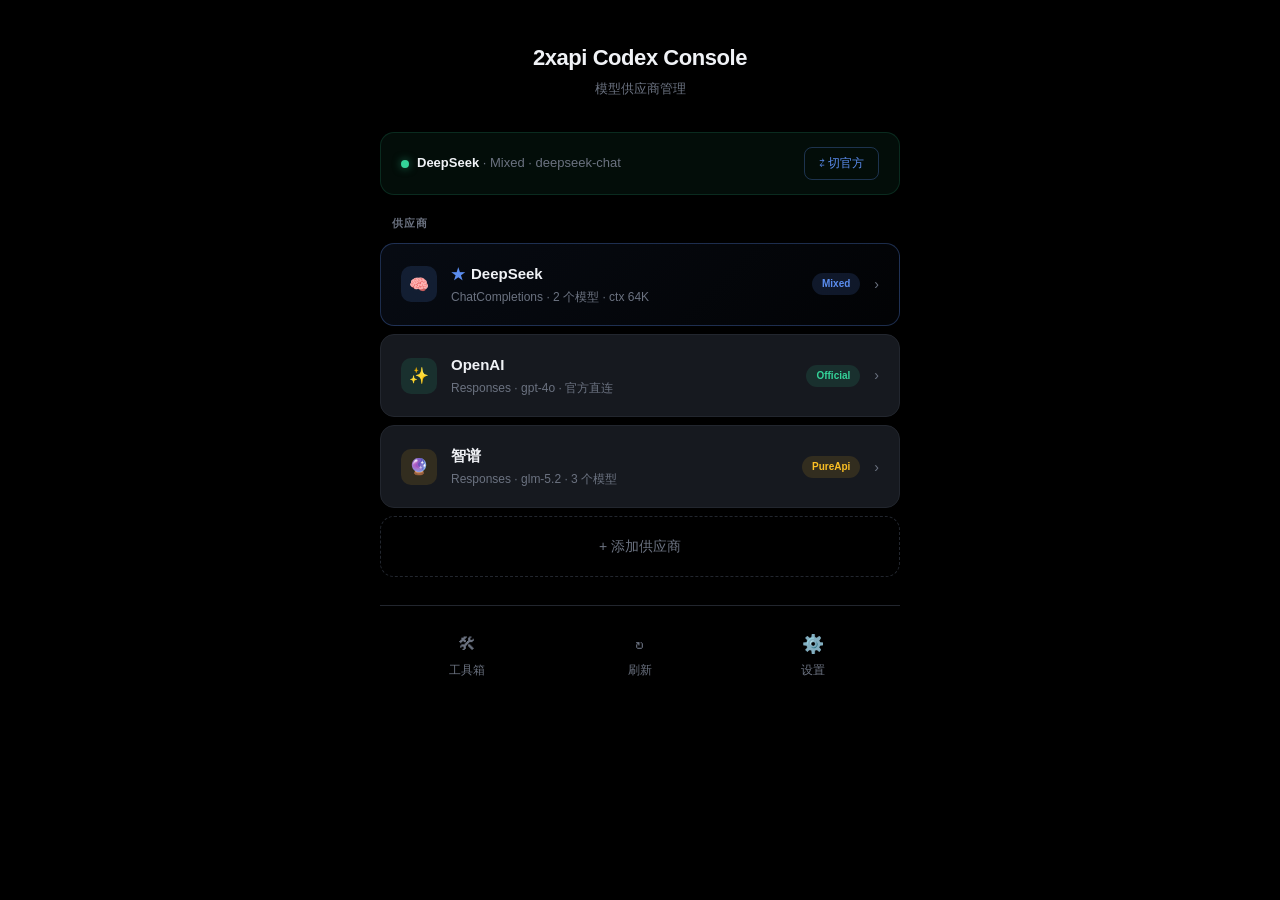
<file: frontend/ui-mockup-v2.html>
<!DOCTYPE html>
<html lang="zh-CN">
<head><meta charset="UTF-8"><meta name="viewport" content="width=device-width,initial-scale=1">
<title>方案 D — 极简</title>
<style>
:root{--bg:#000;--card:#16191f;--card-hover:#1c2028;--border:#22262e;--text:#f0f2f6;--muted:#6b7280;--blue:#5b8def;--green:#34d399;--orange:#fbbf24}
*{box-sizing:border-box;margin:0;padding:0}
body{background:var(--bg);color:var(--text);font:15px/1.6 -apple-system,"SF Pro Display","PingFang SC",sans-serif;display:flex;justify-content:center;min-height:100vh;padding:40px 20px}
.wrap{width:100%;max-width:520px}

/* 标题 */
.header{text-align:center;margin-bottom:32px}
.header h1{font-size:22px;font-weight:700;letter-spacing:-.02em}
.header .sub{font-size:13px;color:var(--muted);margin-top:4px}

/* 分区标签 */
.label{font-size:11px;font-weight:600;color:var(--muted);text-transform:uppercase;letter-spacing:.08em;margin:20px 0 10px 12px}

/* 卡片 */
.card{background:var(--card);border:1px solid var(--border);border-radius:14px;padding:18px 20px;margin-bottom:8px;cursor:pointer;transition:.2s;display:flex;align-items:center;gap:14px}
.card:hover{background:var(--card-hover);border-color:#2d3240}
.card.active{background:linear-gradient(135deg,rgba(91,141,239,.08),rgba(91,141,239,.02));border-color:rgba(91,141,239,.3)}
.card .icon{width:36px;height:36px;border-radius:10px;display:flex;align-items:center;justify-content:center;font-size:16px;flex-shrink:0}
.card .icon.ds{background:rgba(91,141,239,.15)} .card .icon.ai{background:rgba(52,211,153,.12)} .card .icon.zp{background:rgba(251,191,36,.12)}
.card .info{flex:1;min-width:0}
.card .info .name{font-size:15px;font-weight:600;display:flex;align-items:center;gap:6px}
.card .info .meta{font-size:12px;color:var(--muted);margin-top:2px}
.card .mode{font-size:10px;padding:3px 10px;border-radius:999px;font-weight:600;flex-shrink:0}
.mode.mixed{background:rgba(91,141,239,.15);color:var(--blue)}
.mode.official{background:rgba(52,211,153,.12);color:var(--green)}
.mode.pure{background:rgba(251,191,36,.12);color:var(--orange)}
.card .star{color:var(--blue);font-size:14px}
.card .arrow{color:var(--muted);font-size:14px;transition:.15s}
.card:hover .arrow{color:var(--text);transform:translateX(3px)}

/* 激活状态行 */
.active-bar{background:rgba(52,211,153,.06);border:1px solid rgba(52,211,153,.15);border-radius:14px;padding:14px 20px;margin-bottom:20px;display:flex;align-items:center;justify-content:space-between}
.active-bar .left{display:flex;align-items:center;gap:8px}
.active-bar .dot{width:8px;height:8px;border-radius:50%;background:var(--green);box-shadow:0 0 8px rgba(52,211,153,.5)}
.active-bar .txt{font-size:13px}
.active-bar .txt b{font-weight:600}
.active-bar .txt .dim{color:var(--muted)}
.active-bar .switch{font-size:12px;color:var(--blue);cursor:pointer;padding:6px 14px;border:1px solid rgba(91,141,239,.3);border-radius:8px}

/* 新建按钮 */
.add{border:1.5px dashed var(--border);border-radius:14px;padding:18px;text-align:center;color:var(--muted);cursor:pointer;font-size:14px;transition:.2s}
.add:hover{border-color:var(--blue);color:var(--blue);background:rgba(91,141,239,.04)}

/* 底部工具栏 */
.toolbar{display:flex;gap:0;margin-top:28px;border-top:1px solid var(--border);padding-top:16px}
.toolbar .tool{flex:1;text-align:center;font-size:12px;color:var(--muted);cursor:pointer;padding:8px;border-radius:8px;transition:.15s}
.toolbar .tool:hover{color:var(--text);background:var(--card)}
.toolbar .tool .ico{font-size:18px;display:block;margin-bottom:2px}
</style></head>
<body>
<div class="wrap">
  <div class="header">
    <h1>2xapi Codex Console</h1>
    <div class="sub">模型供应商管理</div>
  </div>

  <div class="active-bar">
    <div class="left">
      <span class="dot"></span>
      <span class="txt"><b>DeepSeek</b> <span class="dim">· Mixed · deepseek-chat</span></span>
    </div>
    <span class="switch">⇄ 切官方</span>
  </div>

  <div class="label">供应商</div>

  <div class="card active">
    <div class="icon ds">🧠</div>
    <div class="info">
      <div class="name"><span class="star">★</span> DeepSeek</div>
      <div class="meta">ChatCompletions · 2 个模型 · ctx 64K</div>
    </div>
    <span class="mode mixed">Mixed</span>
    <span class="arrow">›</span>
  </div>

  <div class="card">
    <div class="icon ai">✨</div>
    <div class="info">
      <div class="name">OpenAI</div>
      <div class="meta">Responses · gpt-4o · 官方直连</div>
    </div>
    <span class="mode official">Official</span>
    <span class="arrow">›</span>
  </div>

  <div class="card">
    <div class="icon zp">🔮</div>
    <div class="info">
      <div class="name">智谱</div>
      <div class="meta">Responses · glm-5.2 · 3 个模型</div>
    </div>
    <span class="mode pure">PureApi</span>
    <span class="arrow">›</span>
  </div>

  <div class="add" style="margin-top:8px">+ 添加供应商</div>

  <div class="toolbar">
    <div class="tool"><span class="ico">🛠</span>工具箱</div>
    <div class="tool"><span class="ico">↻</span>刷新</div>
    <div class="tool"><span class="ico">⚙️</span>设置</div>
  </div>
</div>
</body></html>
</file>
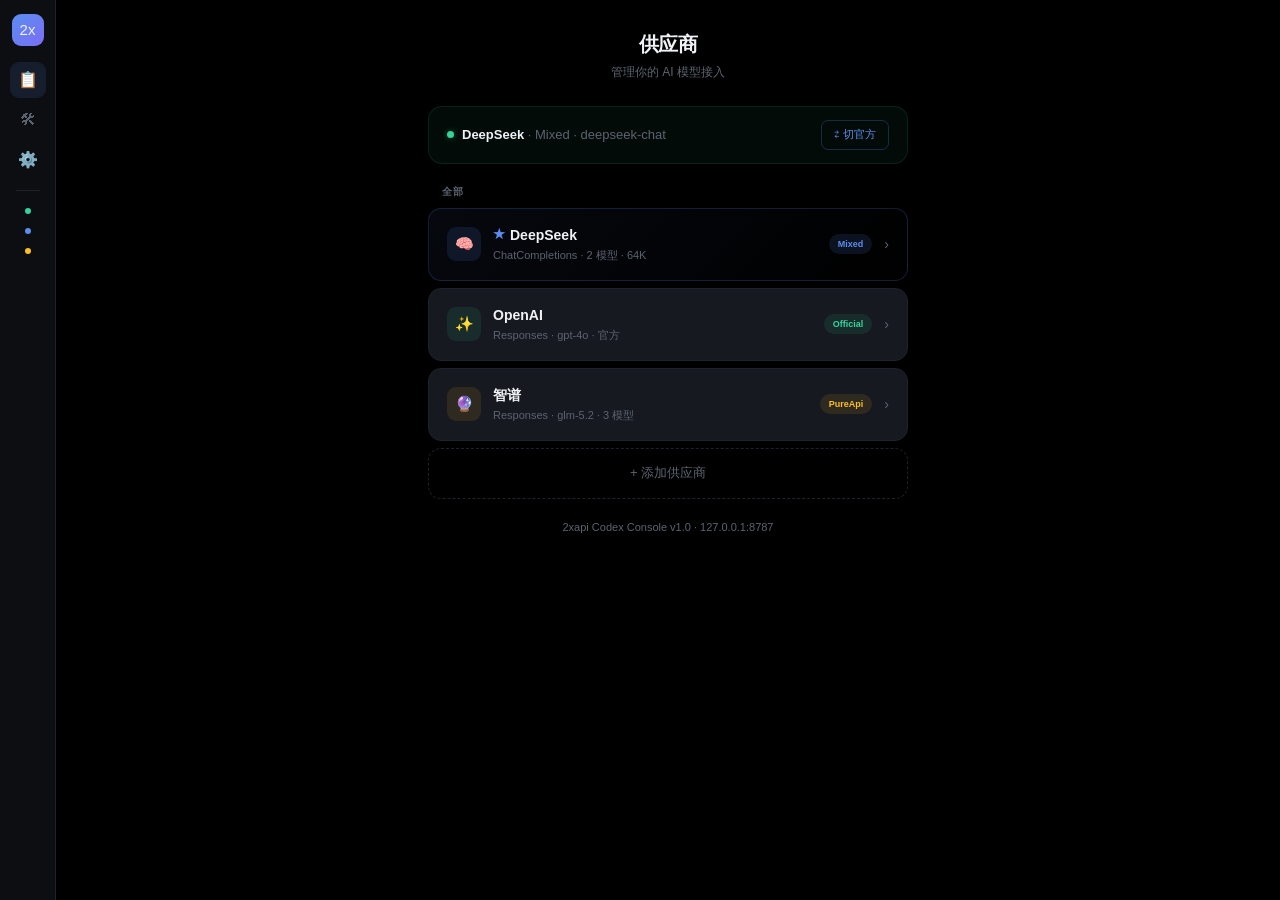
<file: frontend/ui-mockup-v3.html>
<!DOCTYPE html>
<html lang="zh-CN">
<head><meta charset="UTF-8"><meta name="viewport" content="width=device-width,initial-scale=1">
<title>方案 E — 极简 + 侧栏</title>
<style>
:root{--bg:#000;--side:#0c0e12;--card:#16191f;--hover:#1c2028;--border:#1e222a;--text:#f0f2f6;--muted:#5c6370;--blue:#5b8def;--green:#34d399;--orange:#fbbf24}
*{box-sizing:border-box;margin:0;padding:0}
body{font:15px/1.6 -apple-system,"SF Pro Display","PingPing SC",sans-serif;height:100vh;overflow:hidden;display:flex;color:var(--text);background:var(--bg)}

/* ── 左侧栏 ── */
.sidebar{width:56px;background:var(--side);border-right:1px solid var(--border);display:flex;flex-direction:column;align-items:center;padding:14px 0;gap:4px;flex-shrink:0}
.sidebar .logo{width:32px;height:32px;border-radius:9px;background:linear-gradient(135deg,var(--blue),#7b6ef6);display:flex;align-items:center;justify-content:center;font-size:15px;margin-bottom:12px}
.sidebar .nav{width:36px;height:36px;border-radius:9px;display:flex;align-items:center;justify-content:center;font-size:16px;cursor:pointer;color:var(--muted);transition:.15s;position:relative}
.sidebar .nav:hover{background:var(--card);color:var(--text)}
.sidebar .nav.active{background:rgba(91,141,239,.12);color:var(--blue)}
.sidebar .nav.active::before{content:'';position:absolute;left:-14px;top:50%;transform:translateY(-50%);width:3px;height:18px;background:var(--blue);border-radius:0 3px 3px 0}
.sidebar .sep{width:24px;height:1px;background:var(--border);margin:8px 0}
.sidebar .pdot{width:6px;height:6px;border-radius:50%;margin:5px 0;cursor:pointer}
.sidebar .pdot.g{background:var(--green)} .sidebar .pdot.b{background:var(--blue)} .sidebar .pdot.o{background:var(--orange)}

/* ── 主区 ── */
.main{flex:1;overflow-y:auto;display:flex;flex-direction:column;align-items:center;padding:28px 20px}
.wrap{width:100%;max-width:480px}
.header{text-align:center;margin-bottom:24px}
.header h1{font-size:20px;font-weight:700;letter-spacing:-.02em}
.header .sub{font-size:12px;color:var(--muted);margin-top:3px}

/* 激活状态 */
.active-bar{background:rgba(52,211,153,.05);border:1px solid rgba(52,211,153,.12);border-radius:14px;padding:13px 18px;margin-bottom:20px;display:flex;align-items:center;justify-content:space-between}
.active-bar .left{display:flex;align-items:center;gap:8px}
.active-bar .dot{width:7px;height:7px;border-radius:50%;background:var(--green);box-shadow:0 0 6px rgba(52,211,153,.4)}
.active-bar .txt{font-size:13px} .active-bar .txt b{font-weight:600} .active-bar .txt .d{color:var(--muted)}
.active-bar .btn{font-size:11px;color:var(--blue);cursor:pointer;padding:5px 12px;border:1px solid rgba(91,141,239,.25);border-radius:7px}

/* 分区标签 */
.label{font-size:10px;font-weight:600;color:var(--muted);text-transform:uppercase;letter-spacing:.08em;margin:0 0 8px 14px}

/* 卡片 */
.card{background:var(--card);border:1px solid var(--border);border-radius:13px;padding:15px 18px;margin-bottom:7px;cursor:pointer;transition:.2s;display:flex;align-items:center;gap:12px}
.card:hover{background:var(--hover);border-color:#2a2f3a}
.card.active{background:linear-gradient(135deg,rgba(91,141,239,.06),transparent);border-color:rgba(91,141,239,.2)}
.card .ico{width:34px;height:34px;border-radius:9px;display:flex;align-items:center;justify-content:center;font-size:15px;flex-shrink:0}
.card .ico.ds{background:rgba(91,141,239,.12)} .card .ico.ai{background:rgba(52,211,153,.1)} .card .ico.zp{background:rgba(251,191,36,.1)}
.card .info{flex:1;min-width:0}
.card .info .name{font-size:14px;font-weight:600;display:flex;align-items:center;gap:5px}
.card .info .name .star{color:var(--blue);font-size:12px}
.card .info .meta{font-size:11px;color:var(--muted);margin-top:1px}
.card .mode{font-size:9px;padding:3px 9px;border-radius:999px;font-weight:600;flex-shrink:0}
.mode.mixed{background:rgba(91,141,239,.12);color:var(--blue)}
.mode.official{background:rgba(52,211,153,.1);color:var(--green)}
.mode.pure{background:rgba(251,191,36,.1);color:var(--orange)}
.card .arrow{color:var(--muted);font-size:14px}

/* 新建 */
.add{border:1.5px dashed var(--border);border-radius:13px;padding:14px;text-align:center;color:var(--muted);cursor:pointer;font-size:13px;transition:.2s;margin-top:4px}
.add:hover{border-color:var(--blue);color:var(--blue);background:rgba(91,141,239,.03)}

/* 底栏(可选,也可全放侧栏) */
.bottom{margin-top:auto;padding-top:20px;text-align:center;font-size:11px;color:var(--muted)}
</style></head>
<body>
<!-- 侧栏 -->
<div class="sidebar">
  <div class="logo">2x</div>
  <div class="nav active" title="供应商">📋</div>
  <div class="nav" title="工具箱">🛠</div>
  <div class="nav" title="设置">⚙️</div>
  <div class="sep"></div>
  <div class="pdot g" title="DeepSeek"></div>
  <div class="pdot b" title="OpenAI"></div>
  <div class="pdot o" title="智谱"></div>
</div>
<!-- 主区 -->
<div class="main">
<div class="wrap">
  <div class="header">
    <h1>供应商</h1>
    <div class="sub">管理你的 AI 模型接入</div>
  </div>

  <div class="active-bar">
    <div class="left">
      <span class="dot"></span>
      <span class="txt"><b>DeepSeek</b> <span class="d">· Mixed · deepseek-chat</span></span>
    </div>
    <span class="btn">⇄ 切官方</span>
  </div>

  <div class="label">全部</div>

  <div class="card active">
    <div class="ico ds">🧠</div>
    <div class="info">
      <div class="name"><span class="star">★</span>DeepSeek</div>
      <div class="meta">ChatCompletions · 2 模型 · 64K</div>
    </div>
    <span class="mode mixed">Mixed</span>
    <span class="arrow">›</span>
  </div>

  <div class="card">
    <div class="ico ai">✨</div>
    <div class="info">
      <div class="name">OpenAI</div>
      <div class="meta">Responses · gpt-4o · 官方</div>
    </div>
    <span class="mode official">Official</span>
    <span class="arrow">›</span>
  </div>

  <div class="card">
    <div class="ico zp">🔮</div>
    <div class="info">
      <div class="name">智谱</div>
      <div class="meta">Responses · glm-5.2 · 3 模型</div>
    </div>
    <span class="mode pure">PureApi</span>
    <span class="arrow">›</span>
  </div>

  <div class="add">+ 添加供应商</div>
  <div class="bottom">2xapi Codex Console v1.0 · 127.0.0.1:8787</div>
</div>
</div>
</body></html>
</file>
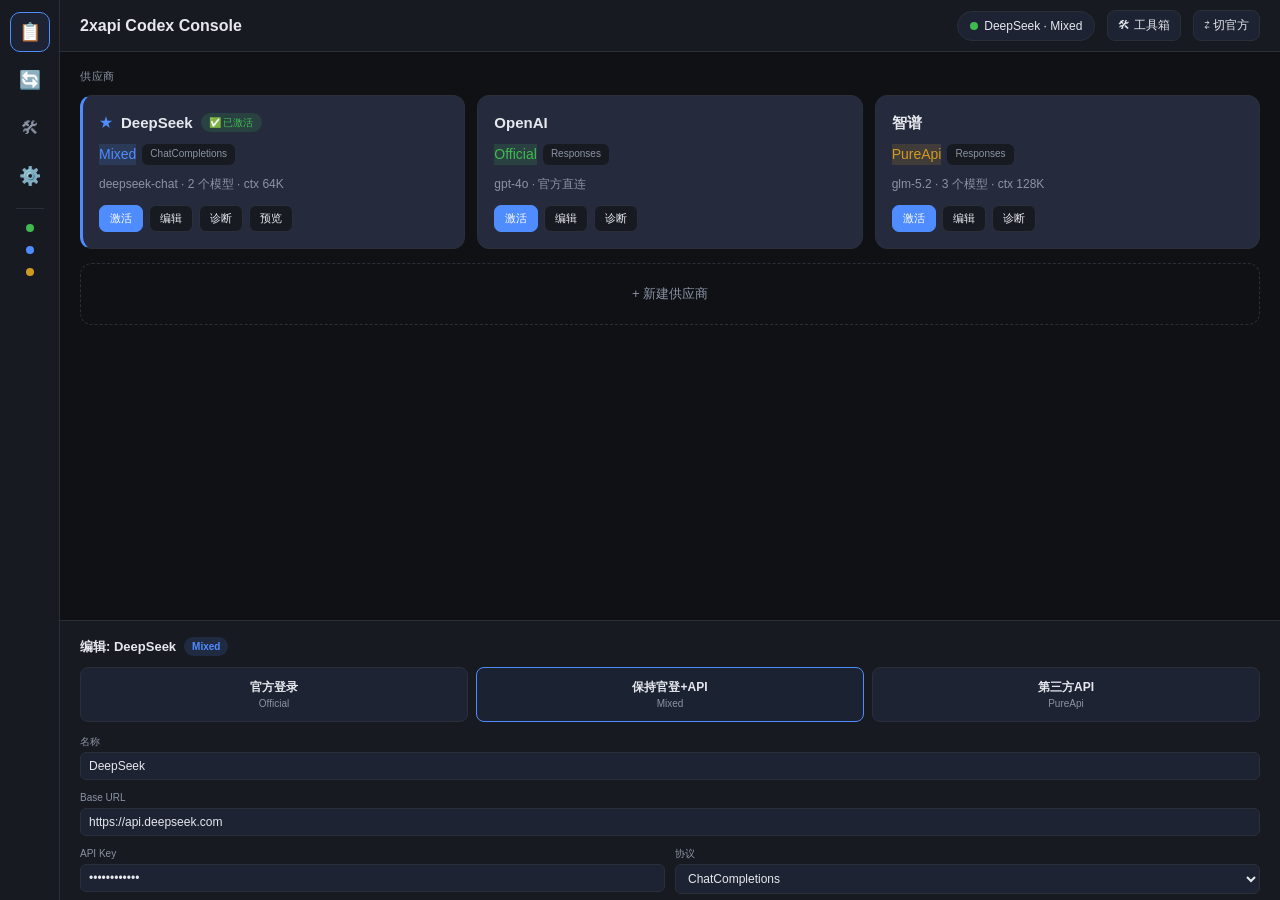
<file: frontend/ui-mockup.html>
<!DOCTYPE html>
<html lang="zh-CN">
<head><meta charset="UTF-8"><meta name="viewport" content="width=device-width,initial-scale=1">
<title>2xapi Codex Console — UI 方案预览</title>
<style>
:root{--bg:#0f1115;--panel:#171a21;--panel2:#1e2333;--card:#252b3d;--border:#2a2f3a;--text:#e6e8ee;--muted:#8b93a4;--primary:#4f8cff;--ok:#3fb950;--warn:#d29922;--radius:12px}
*{box-sizing:border-box;margin:0;padding:0}
body{background:var(--bg);color:var(--text);font:14px/1.5 -apple-system,"PingFang SC","Segoe UI",sans-serif;overflow:hidden;height:100vh}
.app{display:flex;height:100vh}

/* 侧边栏 */
.sidebar{width:60px;background:var(--panel);border-right:1px solid var(--border);display:flex;flex-direction:column;align-items:center;padding:12px 0;gap:8px}
.sidebar .nav-btn{width:40px;height:40px;border-radius:10px;display:flex;align-items:center;justify-content:center;font-size:18px;background:transparent;border:1px solid transparent;cursor:pointer;color:var(--muted);transition:.15s}
.sidebar .nav-btn.active{background:var(--panel2);border-color:var(--primary);color:var(--primary)}
.sidebar .nav-btn:hover{background:var(--panel2);color:var(--text)}
.sidebar .sep{width:28px;height:1px;background:var(--border);margin:4px 0}
.sidebar .dot{width:8px;height:8px;border-radius:50%;background:var(--primary);margin:3px 0}
.sidebar .dot.green{background:var(--ok)} .sidebar .dot.orange{background:var(--warn)}

/* 主区 */
.main{flex:1;display:flex;flex-direction:column;overflow:hidden}
.topbar{display:flex;align-items:center;gap:12px;padding:10px 20px;background:var(--panel);border-bottom:1px solid var(--border)}
.topbar .logo{font-weight:700;font-size:16px}
.topbar .spacer{flex:1}
.topbar .pill{display:flex;align-items:center;gap:6px;padding:5px 12px;background:var(--panel2);border:1px solid var(--border);border-radius:999px;font-size:12px}
.topbar .pill .dot{width:8px;height:8px;border-radius:50%;background:var(--ok)}
.topbar .btn{padding:6px 10px;border-radius:8px;border:1px solid var(--border);background:var(--panel2);color:var(--text);cursor:pointer;font-size:12px}
.topbar .btn:hover{border-color:var(--primary)}

/* 卡片区 */
.content{flex:1;overflow-y:auto;padding:16px 20px}
.section-title{font-size:11px;color:var(--muted);text-transform:uppercase;letter-spacing:.05em;margin-bottom:10px}
.cards{display:grid;grid-template-columns:repeat(3,1fr);gap:12px;margin-bottom:14px}
.card{background:var(--card);border:1px solid var(--border);border-radius:var(--radius);padding:16px;transition:.15s;position:relative}
.card:hover{border-color:var(--primary);transform:translateY(-2px);box-shadow:0 4px 20px rgba(79,140,255,.1)}
.card.active{border-left:3px solid var(--primary)}
.card .head{display:flex;align-items:center;gap:8px;margin-bottom:10px}
.card .head .name{font-weight:600;font-size:15px}
.card .head .star{color:var(--primary)}
.card .head .badge{font-size:10px;padding:2px 8px;border-radius:999px;font-weight:500}
.badge.active{background:rgba(63,185,80,.15);color:var(--ok)}
.badge.mixed{background:rgba(79,140,255,.15);color:var(--primary)}
.badge.official{background:rgba(63,185,80,.15);color:var(--ok)}
.badge.pure{background:rgba(210,153,34,.15);color:var(--warn)}
.card .tags{display:flex;gap:6px;margin-bottom:10px}
.card .tag{font-size:10px;padding:2px 8px;border-radius:6px;background:var(--panel);color:var(--muted)}
.card .model{font-size:12px;color:var(--muted);margin-bottom:12px}
.card .actions{display:flex;gap:6px;flex-wrap:wrap}
.card .act{font-size:11px;padding:5px 10px;border-radius:7px;border:1px solid var(--border);background:var(--panel);color:var(--text);cursor:pointer}
.card .act:hover{border-color:var(--primary)}
.card .act.primary{background:var(--primary);border-color:var(--primary);color:#fff}

.new-card{border:1.5px dashed var(--border);border-radius:var(--radius);display:flex;align-items:center;justify-content:center;font-size:13px;color:var(--muted);cursor:pointer;padding:20px;transition:.15s}
.new-card:hover{border-color:var(--primary);color:var(--primary)}

/* 详情面板 */
.detail{background:var(--panel);border-top:1px solid var(--border);padding:16px 20px;max-height:280px;overflow-y:auto}
.detail h3{font-size:13px;margin-bottom:10px;display:flex;align-items:center;gap:8px}
.detail h3 .badge{font-size:10px;padding:2px 8px;border-radius:999px}
.mode-selector{display:flex;gap:8px;margin-bottom:12px}
.mode-card{flex:1;padding:10px;border:1px solid var(--border);border-radius:8px;text-align:center;cursor:pointer;background:var(--panel2)}
.mode-card.selected{border-color:var(--primary);background:rgba(79,140,255,.08)}
.mode-card .t{font-weight:600;font-size:12px} .mode-card .s{font-size:10px;color:var(--muted)}
.form-grid{display:grid;grid-template-columns:1fr 1fr;gap:10px}
.field{display:flex;flex-direction:column;gap:3px}
.field label{font-size:10px;color:var(--muted)}
.field input,.field select{padding:6px 8px;background:var(--panel2);border:1px solid var(--border);border-radius:6px;color:var(--text);font-size:12px}
.detail-actions{display:flex;gap:8px;margin-top:10px}
.detail-actions .btn{padding:7px 14px;border-radius:8px;border:1px solid var(--border);background:var(--panel2);color:var(--text);cursor:pointer;font-size:12px}
.detail-actions .btn.primary{background:var(--primary);border-color:var(--primary);color:#fff}

</style></head>
<body>
<div class="app">
  <!-- 侧边栏 -->
  <div class="sidebar">
    <div class="nav-btn active">📋</div>
    <div class="nav-btn">🔄</div>
    <div class="nav-btn">🛠</div>
    <div class="nav-btn">⚙️</div>
    <div class="sep"></div>
    <div class="dot green"></div>
    <div class="dot"></div>
    <div class="dot orange"></div>
  </div>
  <!-- 主区 -->
  <div class="main">
    <div class="topbar">
      <div class="logo">2xapi Codex Console</div>
      <div class="spacer"></div>
      <div class="pill"><span class="dot"></span>DeepSeek · Mixed</div>
      <button class="btn">🛠 工具箱</button>
      <button class="btn">⇄ 切官方</button>
    </div>
    <div class="content">
      <div class="section-title">供应商</div>
      <div class="cards">
        <!-- DeepSeek (active) -->
        <div class="card active">
          <div class="head">
            <span class="star">★</span>
            <span class="name">DeepSeek</span>
            <span class="badge active">✅ 已激活</span>
          </div>
          <div class="tags">
            <span class="badge mixed">Mixed</span>
            <span class="tag">ChatCompletions</span>
          </div>
          <div class="model">deepseek-chat · 2 个模型 · ctx 64K</div>
          <div class="actions">
            <button class="act primary">激活</button>
            <button class="act">编辑</button>
            <button class="act">诊断</button>
            <button class="act">预览</button>
          </div>
        </div>
        <!-- OpenAI -->
        <div class="card">
          <div class="head">
            <span class="name">OpenAI</span>
          </div>
          <div class="tags">
            <span class="badge official">Official</span>
            <span class="tag">Responses</span>
          </div>
          <div class="model">gpt-4o · 官方直连</div>
          <div class="actions">
            <button class="act primary">激活</button>
            <button class="act">编辑</button>
            <button class="act">诊断</button>
          </div>
        </div>
        <!-- 智谱 -->
        <div class="card">
          <div class="head">
            <span class="name">智谱</span>
          </div>
          <div class="tags">
            <span class="badge pure">PureApi</span>
            <span class="tag">Responses</span>
          </div>
          <div class="model">glm-5.2 · 3 个模型 · ctx 128K</div>
          <div class="actions">
            <button class="act primary">激活</button>
            <button class="act">编辑</button>
            <button class="act">诊断</button>
          </div>
        </div>
      </div>
      <div class="new-card">+ 新建供应商</div>
    </div>
    <!-- 详情/编辑面板 -->
    <div class="detail">
      <h3>编辑: DeepSeek <span class="badge mixed">Mixed</span></h3>
      <div class="mode-selector">
        <div class="mode-card"><div class="t">官方登录</div><div class="s">Official</div></div>
        <div class="mode-card selected"><div class="t">保持官登+API</div><div class="s">Mixed</div></div>
        <div class="mode-card"><div class="t">第三方API</div><div class="s">PureApi</div></div>
      </div>
      <div class="form-grid">
        <div class="field" style="grid-column:1/-1"><label>名称</label><input value="DeepSeek"></div>
        <div class="field" style="grid-column:1/-1"><label>Base URL</label><input value="https://api.deepseek.com"></div>
        <div class="field"><label>API Key</label><input type="password" value="sk-82...2904"></div>
        <div class="field"><label>协议</label><select><option>ChatCompletions</option><option>Responses</option></select></div>
        <div class="field"><label>默认模型</label><input value="deepseek-chat"></div>
        <div class="field"><label>超时(秒)</label><input value="120"></div>
      </div>
      <div class="detail-actions">
        <button class="btn primary">💾 保存</button>
        <button class="btn">👁 预览 config</button>
        <button class="btn">取消</button>
      </div>
    </div>
  </div>
</div>
</body></html>
</file>
